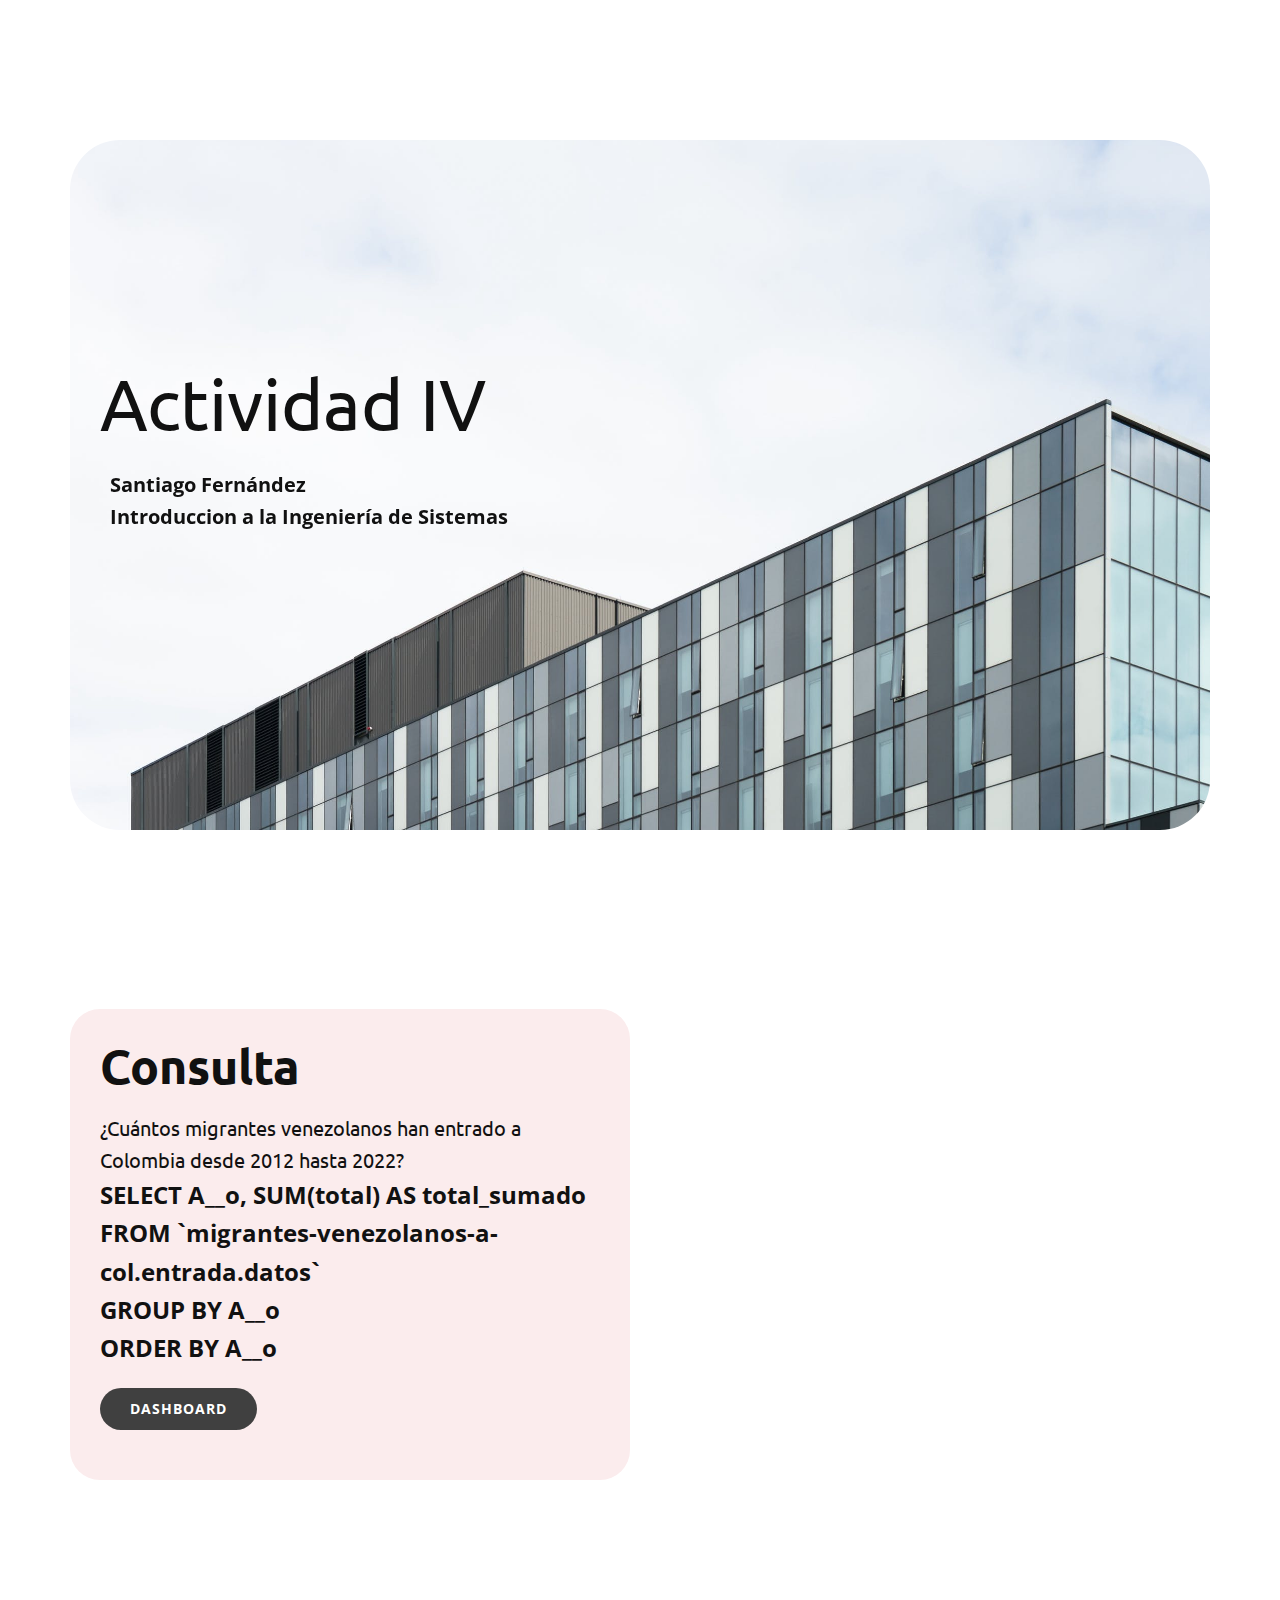
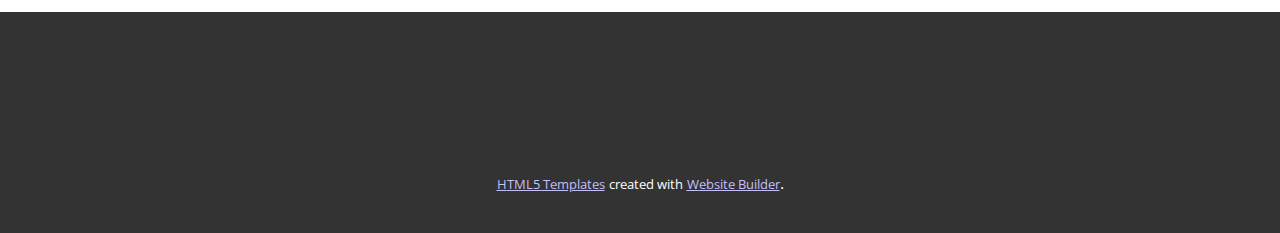
<file: index.html>
<!DOCTYPE html>
<html style="font-size: 16px;" lang="es"><head>
    <meta name="viewport" content="width=device-width, initial-scale=1.0">
    <meta charset="utf-8">
    <meta name="keywords" content="Contact, ​We’d love to hear from you, ​Visit Our Office">
    <meta name="description" content="">
    <title>Página</title>
    <link rel="stylesheet" href="nicepage.css" media="screen">
<link rel="stylesheet" href="Página.css" media="screen">
    <script class="u-script" type="text/javascript" src="jquery.js" defer=""></script>
    <script class="u-script" type="text/javascript" src="nicepage.js" defer=""></script>
    <meta name="generator" content="Nicepage 5.9.10, nicepage.com">
    <link id="u-theme-google-font" rel="stylesheet" href="https://fonts.googleapis.com/css?family=Roboto:100,100i,300,300i,400,400i,500,500i,700,700i,900,900i|Open+Sans:300,300i,400,400i,500,500i,600,600i,700,700i,800,800i">
    <link id="u-page-google-font" rel="stylesheet" href="https://fonts.googleapis.com/css?family=Ubuntu:300,300i,400,400i,500,500i,700,700i">
    
    
    
    <script type="application/ld+json">{
		"@context": "http://schema.org",
		"@type": "Organization",
		"name": ""
}</script>
    <meta name="theme-color" content="#6f66ee">
    <meta property="og:title" content="Página">
    <meta property="og:type" content="website">
  <meta data-intl-tel-input-cdn-path="intlTelInput/"></head>
  <body data-home-page="Página.html" data-home-page-title="Página" class="u-body u-xl-mode" data-lang="es"><header class="u-clearfix u-container-align-left u-header u-header" id="sec-6772"><div class="u-clearfix u-sheet u-sheet-1"></div></header>
    <section class="u-clearfix u-section-1" id="sec-f8e2">
      <div class="u-clearfix u-sheet u-sheet-1">
        <div class="u-container-style u-expanded-width u-group u-image u-radius-50 u-shape-round u-image-1" data-image-width="2250" data-image-height="1500" data-animation-name="customAnimationIn" data-animation-duration="2000">
          <div class="u-container-layout u-container-layout-1">
            <h1 class="u-text u-text-1">Actividad IV</h1>
            <p class="u-text u-text-2">
              <span style="font-size: 1.25rem;">Santiago Fernández&nbsp;</span>
              <br>
              <span style="font-size: 1.25rem;">Introduccion a la Ingeniería de Sistemas</span>
            </p>
          </div>
        </div>
      </div>
    </section>
    <section class="u-clearfix u-section-2" id="sec-abe2">
      <div class="u-clearfix u-sheet u-sheet-1">
        <div class="u-clearfix u-expanded-width u-gutter-20 u-layout-wrap u-layout-wrap-1">
          <div class="u-layout">
            <div class="u-layout-row">
              <div class="u-container-style u-layout-cell u-palette-2-light-3 u-radius-40 u-shape-round u-size-30 u-layout-cell-1">
                <div class="u-container-layout u-container-layout-1">
                  <h2 class="u-text u-text-default u-text-1"> Consulta</h2>
                  <p class="u-custom-font u-font-ubuntu u-text u-text-2"> ¿Cuántos migrantes venezolanos han entrado a Colombia desde 2012 hasta 2022?</p>
                  <p class="u-text u-text-3"> SELECT A__o, SUM(total) AS total_sumado<br>FROM `migrantes-venezolanos-a-col.entrada.datos`<br>GROUP BY A__o<br>ORDER BY A__o
                  </p>
                  <a href="https://lookerstudio.google.com/u/0/reporting/c6a123e8-69cd-46e6-8bf8-b796d2b7e16b/page/MgWQD" class="u-border-none u-btn u-button-style u-grey-75 u-hover-grey-90 u-radius-50 u-btn-1">DASHBOARD<span style="font-weight: 400;"></span>
                  </a>
                </div>
              </div>
              <div class="u-container-style u-layout-cell u-palette-2-light-3 u-radius-40 u-size-30 u-layout-cell-2" data-animation-name="customAnimationIn" data-animation-duration="2000">
                <div class="u-container-layout u-container-layout-2">
                  <img class="u-expanded-width u-image u-image-default u-image-1" src="images/GettyImages-1241204318.jpg" alt="" data-image-width="5160" data-image-height="3433">
                </div>
              </div>
            </div>
          </div>
        </div>
      </div>
    </section>
    
    
    <footer class="u-align-center u-clearfix u-footer u-grey-80 u-footer" id="sec-6200"><div class="u-clearfix u-sheet u-sheet-1"></div></footer>
    <section class="u-backlink u-clearfix u-grey-80">
      <a class="u-link" href="https://nicepage.com/html5-template" target="_blank">
        <span>HTML5 Templates</span>
      </a>
      <p class="u-text">
        <span>created with</span>
      </p>
      <a class="u-link" href="https://nicepage.cloud" target="_blank">
        <span>Website Builder</span>
      </a>. 
    </section>
  
</body></html>
</file>
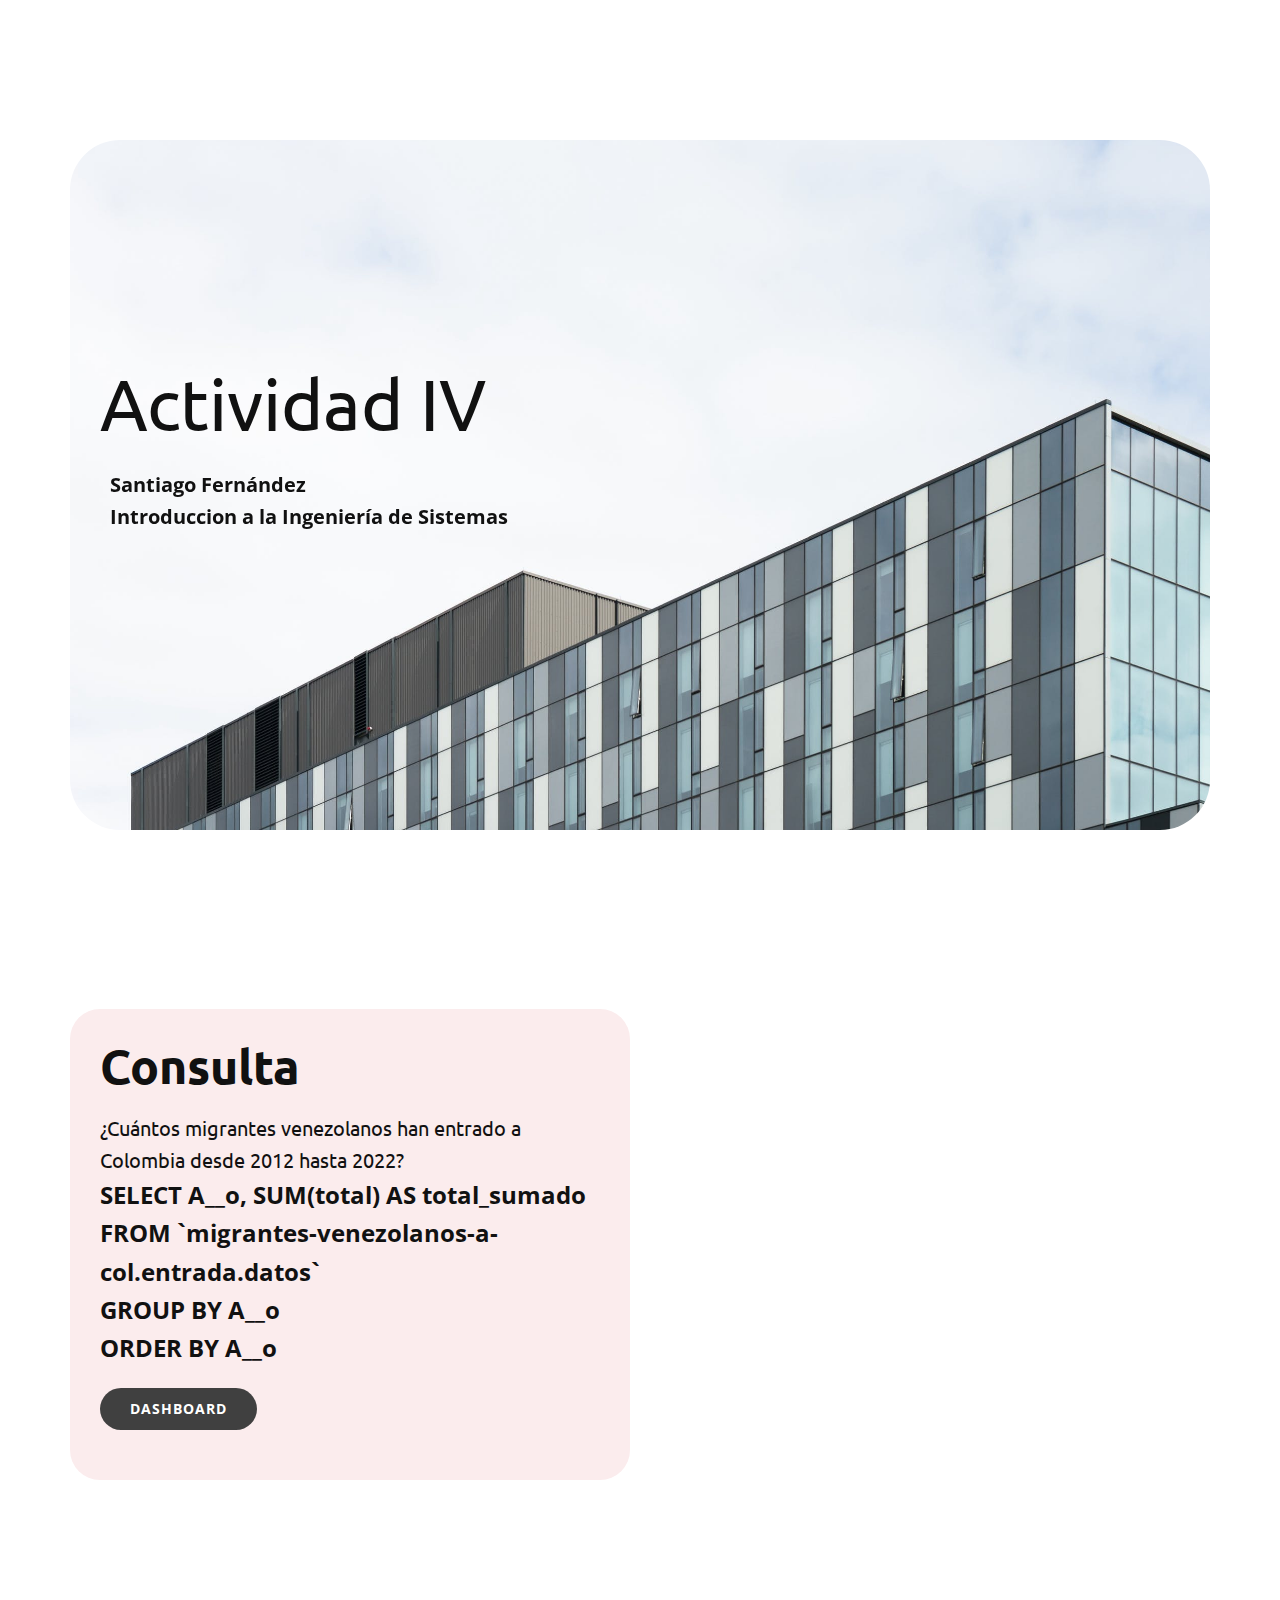
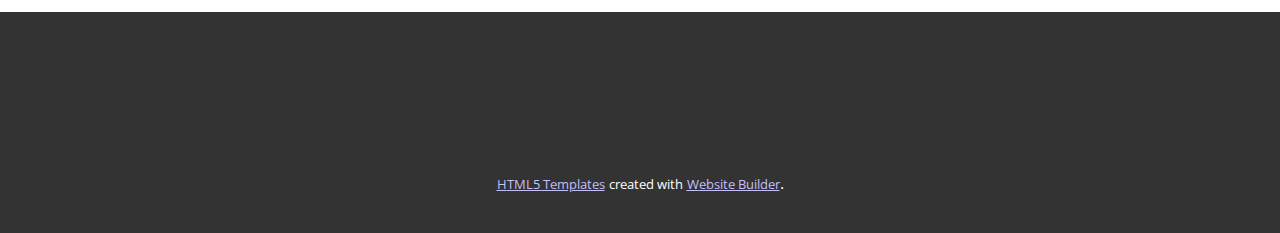
<file: Página.html>
<!DOCTYPE html>
<html style="font-size: 16px;" lang="es"><head>
    <meta name="viewport" content="width=device-width, initial-scale=1.0">
    <meta charset="utf-8">
    <meta name="keywords" content="Contact, ​We’d love to hear from you, ​Visit Our Office">
    <meta name="description" content="">
    <title>Página</title>
    <link rel="stylesheet" href="nicepage.css" media="screen">
<link rel="stylesheet" href="Página.css" media="screen">
    <script class="u-script" type="text/javascript" src="jquery.js" defer=""></script>
    <script class="u-script" type="text/javascript" src="nicepage.js" defer=""></script>
    <meta name="generator" content="Nicepage 5.9.10, nicepage.com">
    <link id="u-theme-google-font" rel="stylesheet" href="https://fonts.googleapis.com/css?family=Roboto:100,100i,300,300i,400,400i,500,500i,700,700i,900,900i|Open+Sans:300,300i,400,400i,500,500i,600,600i,700,700i,800,800i">
    <link id="u-page-google-font" rel="stylesheet" href="https://fonts.googleapis.com/css?family=Ubuntu:300,300i,400,400i,500,500i,700,700i">
    
    
    
    <script type="application/ld+json">{
		"@context": "http://schema.org",
		"@type": "Organization",
		"name": ""
}</script>
    <meta name="theme-color" content="#6f66ee">
    <meta property="og:title" content="Página">
    <meta property="og:type" content="website">
  <meta data-intl-tel-input-cdn-path="intlTelInput/"></head>
  <body class="u-body u-xl-mode" data-lang="es"><header class="u-clearfix u-container-align-left u-header u-header" id="sec-6772"><div class="u-clearfix u-sheet u-sheet-1"></div></header>
    <section class="u-clearfix u-section-1" id="sec-f8e2">
      <div class="u-clearfix u-sheet u-sheet-1">
        <div class="u-container-style u-expanded-width u-group u-image u-radius-50 u-shape-round u-image-1" data-image-width="2250" data-image-height="1500" data-animation-name="customAnimationIn" data-animation-duration="2000">
          <div class="u-container-layout u-container-layout-1">
            <h1 class="u-text u-text-1">Actividad IV</h1>
            <p class="u-text u-text-2">
              <span style="font-size: 1.25rem;">Santiago Fernández&nbsp;</span>
              <br>
              <span style="font-size: 1.25rem;">Introduccion a la Ingeniería de Sistemas</span>
            </p>
          </div>
        </div>
      </div>
    </section>
    <section class="u-clearfix u-section-2" id="sec-abe2">
      <div class="u-clearfix u-sheet u-sheet-1">
        <div class="u-clearfix u-expanded-width u-gutter-20 u-layout-wrap u-layout-wrap-1">
          <div class="u-layout">
            <div class="u-layout-row">
              <div class="u-container-style u-layout-cell u-palette-2-light-3 u-radius-40 u-shape-round u-size-30 u-layout-cell-1">
                <div class="u-container-layout u-container-layout-1">
                  <h2 class="u-text u-text-default u-text-1"> Consulta</h2>
                  <p class="u-custom-font u-font-ubuntu u-text u-text-2"> ¿Cuántos migrantes venezolanos han entrado a Colombia desde 2012 hasta 2022?</p>
                  <p class="u-text u-text-3"> SELECT A__o, SUM(total) AS total_sumado<br>FROM `migrantes-venezolanos-a-col.entrada.datos`<br>GROUP BY A__o<br>ORDER BY A__o
                  </p>
                  <a href="https://lookerstudio.google.com/u/0/reporting/c6a123e8-69cd-46e6-8bf8-b796d2b7e16b/page/MgWQD" class="u-border-none u-btn u-button-style u-grey-75 u-hover-grey-90 u-radius-50 u-btn-1">DASHBOARD<span style="font-weight: 400;"></span>
                  </a>
                </div>
              </div>
              <div class="u-container-style u-layout-cell u-palette-2-light-3 u-radius-40 u-size-30 u-layout-cell-2" data-animation-name="customAnimationIn" data-animation-duration="2000">
                <div class="u-container-layout u-container-layout-2">
                  <img class="u-expanded-width u-image u-image-default u-image-1" src="images/GettyImages-1241204318.jpg" alt="" data-image-width="5160" data-image-height="3433">
                </div>
              </div>
            </div>
          </div>
        </div>
      </div>
    </section>
    
    
    <footer class="u-align-center u-clearfix u-footer u-grey-80 u-footer" id="sec-6200"><div class="u-clearfix u-sheet u-sheet-1"></div></footer>
    <section class="u-backlink u-clearfix u-grey-80">
      <a class="u-link" href="https://nicepage.com/html5-template" target="_blank">
        <span>HTML5 Templates</span>
      </a>
      <p class="u-text">
        <span>created with</span>
      </p>
      <a class="u-link" href="https://nicepage.cloud" target="_blank">
        <span>Website Builder</span>
      </a>. 
    </section>
  
</body></html>
</file>
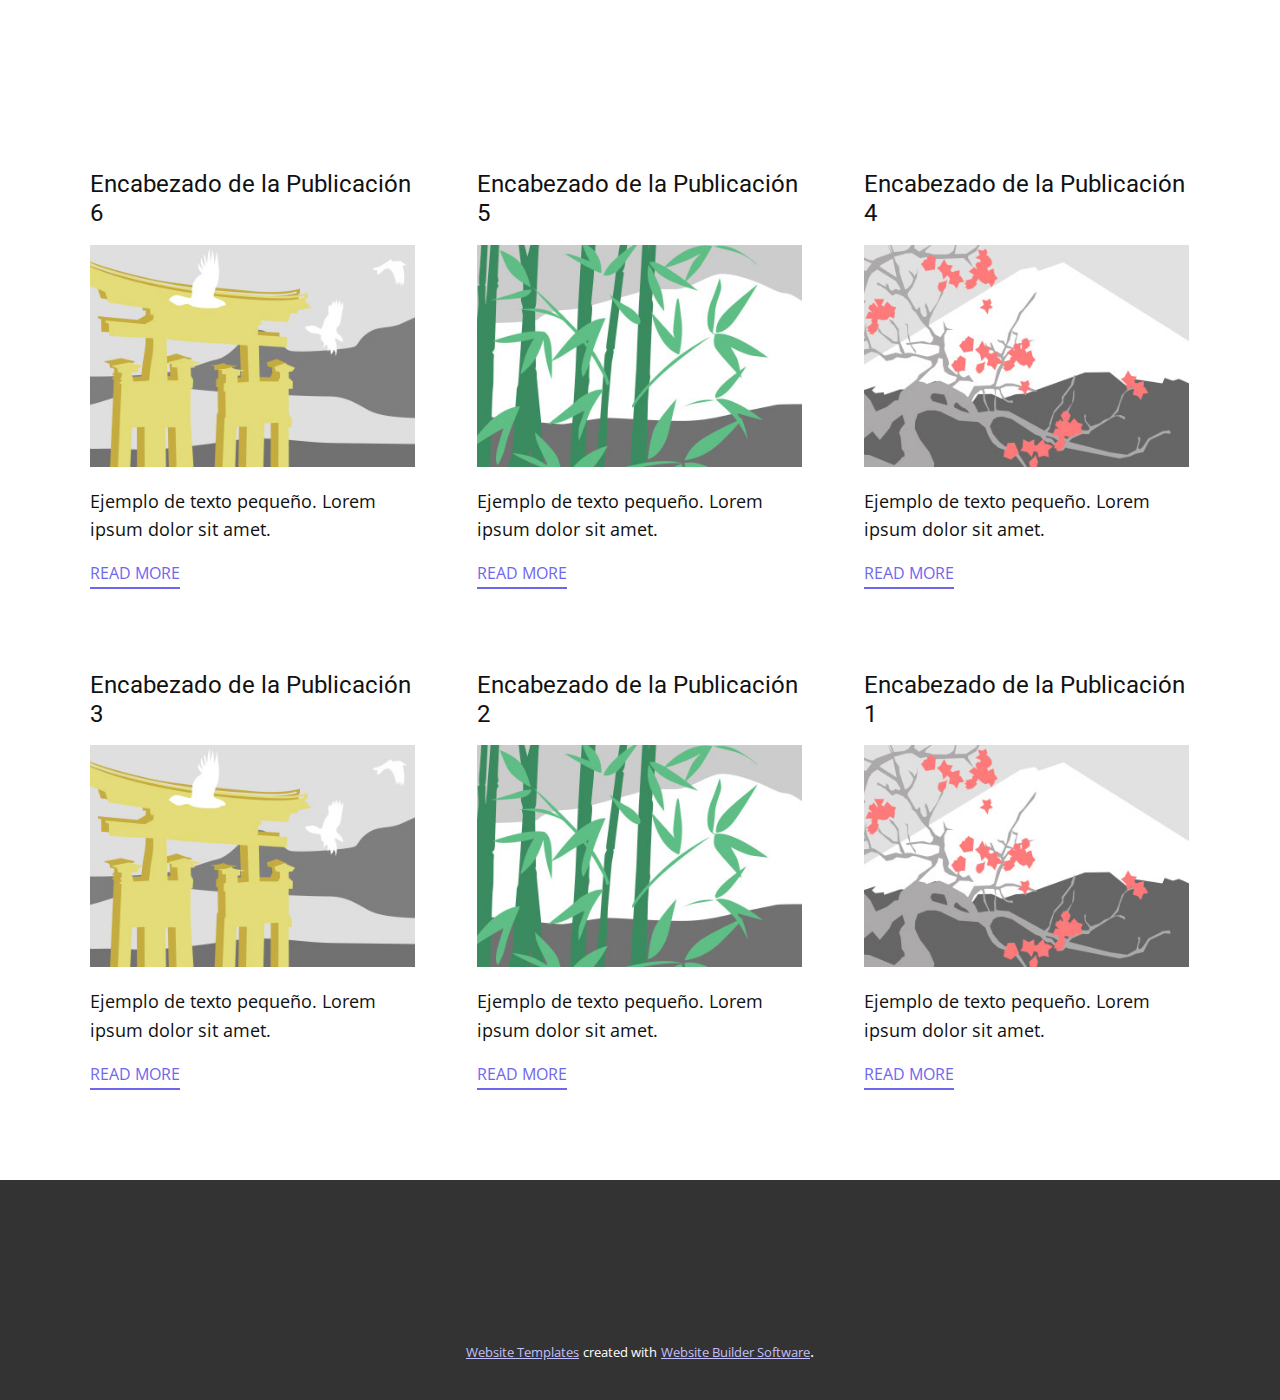
<file: blog/blog.html>
<!DOCTYPE html>
<html style="font-size: 16px;" lang="es"><head>
    <meta name="viewport" content="width=device-width, initial-scale=1.0">
    <meta charset="utf-8">
    <meta name="keywords" content="">
    <meta name="description" content="">
    <title>Blog Template</title>
    <link rel="stylesheet" href="../nicepage.css" media="screen">
<link rel="stylesheet" href="../Blog-Template.css" media="screen">
    <script class="u-script" type="text/javascript" src="../jquery.js" defer=""></script>
    <script class="u-script" type="text/javascript" src="../nicepage.js" defer=""></script>
    <meta name="generator" content="Nicepage 5.9.10, nicepage.com">
    <link id="u-theme-google-font" rel="stylesheet" href="https://fonts.googleapis.com/css?family=Roboto:100,100i,300,300i,400,400i,500,500i,700,700i,900,900i|Open+Sans:300,300i,400,400i,500,500i,600,600i,700,700i,800,800i">
    
    
    <script type="application/ld+json">{
		"@context": "http://schema.org",
		"@type": "Organization",
		"name": ""
}</script>
    <meta name="theme-color" content="#6f66ee">
  <meta data-intl-tel-input-cdn-path="intlTelInput/"></head>
  <body class="u-body u-xl-mode" data-lang="es"><header class="u-clearfix u-container-align-left u-header u-header" id="sec-6772"><div class="u-clearfix u-sheet u-sheet-1"></div></header>
    <section class="u-clearfix u-section-1" id="sec-0d45">
      <div class="u-clearfix u-sheet u-valign-middle u-sheet-1"><!--blog--><!--blog_options_json--><!--{"type":"Recent","source":"","tags":"","count":""}--><!--/blog_options_json-->
        <div class="u-blog u-expanded-width u-repeater u-repeater-1"><!--blog_post-->
          <div class="u-blog-post u-container-style u-repeater-item u-white u-repeater-item-1">
            <div class="u-container-layout u-similar-container u-valign-top u-container-layout-1"><!--blog_post_header-->
              <h4 class="u-blog-control u-text u-text-1">
                <a class="u-post-header-link" href="../blog/enviar-5.html">Encabezado de la Publicación 6</a>
              </h4><!--/blog_post_header--><!--blog_post_image-->
              <a class="u-post-header-link" href="../blog/enviar-5.html"><img alt="" class="u-blog-control u-expanded-width u-image u-image-default u-image-1" src="../images/8ad73f3c.jpeg"></a><!--/blog_post_image--><!--blog_post_content-->
              <div class="u-blog-control u-post-content u-text u-text-2 fr-view">Ejemplo de texto pequeño. Lorem ipsum dolor sit amet.</div><!--/blog_post_content--><!--blog_post_readmore-->
              <a href="../blog/enviar-5.html" class="u-blog-control u-border-2 u-border-palette-1-base u-btn u-btn-rectangle u-button-style u-none u-btn-1"><!--blog_post_readmore_content--><!--options_json--><!--{"content":"Read More","defaultValue":"Lee mas"}--><!--/options_json-->Read More<!--/blog_post_readmore_content--></a><!--/blog_post_readmore-->
            </div>
          </div><div class="u-blog-post u-container-style u-repeater-item u-video-cover u-white">
            <div class="u-container-layout u-similar-container u-valign-top u-container-layout-2"><!--blog_post_header-->
              <h4 class="u-blog-control u-text u-text-3">
                <a class="u-post-header-link" href="../blog/enviar-4.html">Encabezado de la Publicación 5</a>
              </h4><!--/blog_post_header--><!--blog_post_image-->
              <a class="u-post-header-link" href="../blog/enviar-4.html"><img alt="" class="u-blog-control u-expanded-width u-image u-image-default u-image-2" src="../images/68f64b9d.jpeg"></a><!--/blog_post_image--><!--blog_post_content-->
              <div class="u-blog-control u-post-content u-text u-text-4 fr-view">Ejemplo de texto pequeño. Lorem ipsum dolor sit amet.</div><!--/blog_post_content--><!--blog_post_readmore-->
              <a href="../blog/enviar-4.html" class="u-blog-control u-border-2 u-border-palette-1-base u-btn u-btn-rectangle u-button-style u-none u-btn-2"><!--blog_post_readmore_content--><!--options_json--><!--{"content":"Read More","defaultValue":"Lee mas"}--><!--/options_json-->Read More<!--/blog_post_readmore_content--></a><!--/blog_post_readmore-->
            </div>
          </div><div class="u-blog-post u-container-style u-repeater-item u-video-cover u-white">
            <div class="u-container-layout u-similar-container u-valign-top u-container-layout-3"><!--blog_post_header-->
              <h4 class="u-blog-control u-text u-text-5">
                <a class="u-post-header-link" href="../blog/enviar-3.html">Encabezado de la Publicación 4</a>
              </h4><!--/blog_post_header--><!--blog_post_image-->
              <a class="u-post-header-link" href="../blog/enviar-3.html"><img alt="" class="u-blog-control u-expanded-width u-image u-image-default u-image-3" src="../images/0fd3416c.jpeg"></a><!--/blog_post_image--><!--blog_post_content-->
              <div class="u-blog-control u-post-content u-text u-text-6 fr-view">Ejemplo de texto pequeño. Lorem ipsum dolor sit amet.</div><!--/blog_post_content--><!--blog_post_readmore-->
              <a href="../blog/enviar-3.html" class="u-blog-control u-border-2 u-border-palette-1-base u-btn u-btn-rectangle u-button-style u-none u-btn-3"><!--blog_post_readmore_content--><!--options_json--><!--{"content":"Read More","defaultValue":"Lee mas"}--><!--/options_json-->Read More<!--/blog_post_readmore_content--></a><!--/blog_post_readmore-->
            </div>
          </div><div class="u-blog-post u-container-style u-repeater-item u-white u-repeater-item-1">
            <div class="u-container-layout u-similar-container u-valign-top u-container-layout-1"><!--blog_post_header-->
              <h4 class="u-blog-control u-text u-text-1">
                <a class="u-post-header-link" href="../blog/enviar-2.html">Encabezado de la Publicación 3</a>
              </h4><!--/blog_post_header--><!--blog_post_image-->
              <a class="u-post-header-link" href="../blog/enviar-2.html"><img alt="" class="u-blog-control u-expanded-width u-image u-image-default u-image-1" src="../images/8ad73f3c.jpeg"></a><!--/blog_post_image--><!--blog_post_content-->
              <div class="u-blog-control u-post-content u-text u-text-2 fr-view">Ejemplo de texto pequeño. Lorem ipsum dolor sit amet.</div><!--/blog_post_content--><!--blog_post_readmore-->
              <a href="../blog/enviar-2.html" class="u-blog-control u-border-2 u-border-palette-1-base u-btn u-btn-rectangle u-button-style u-none u-btn-1"><!--blog_post_readmore_content--><!--options_json--><!--{"content":"Read More","defaultValue":"Lee mas"}--><!--/options_json-->Read More<!--/blog_post_readmore_content--></a><!--/blog_post_readmore-->
            </div>
          </div><div class="u-blog-post u-container-style u-repeater-item u-video-cover u-white">
            <div class="u-container-layout u-similar-container u-valign-top u-container-layout-2"><!--blog_post_header-->
              <h4 class="u-blog-control u-text u-text-3">
                <a class="u-post-header-link" href="../blog/enviar-1.html">Encabezado de la Publicación 2</a>
              </h4><!--/blog_post_header--><!--blog_post_image-->
              <a class="u-post-header-link" href="../blog/enviar-1.html"><img alt="" class="u-blog-control u-expanded-width u-image u-image-default u-image-2" src="../images/68f64b9d.jpeg"></a><!--/blog_post_image--><!--blog_post_content-->
              <div class="u-blog-control u-post-content u-text u-text-4 fr-view">Ejemplo de texto pequeño. Lorem ipsum dolor sit amet.</div><!--/blog_post_content--><!--blog_post_readmore-->
              <a href="../blog/enviar-1.html" class="u-blog-control u-border-2 u-border-palette-1-base u-btn u-btn-rectangle u-button-style u-none u-btn-2"><!--blog_post_readmore_content--><!--options_json--><!--{"content":"Read More","defaultValue":"Lee mas"}--><!--/options_json-->Read More<!--/blog_post_readmore_content--></a><!--/blog_post_readmore-->
            </div>
          </div><div class="u-blog-post u-container-style u-repeater-item u-video-cover u-white">
            <div class="u-container-layout u-similar-container u-valign-top u-container-layout-3"><!--blog_post_header-->
              <h4 class="u-blog-control u-text u-text-5">
                <a class="u-post-header-link" href="../blog/enviar.html">Encabezado de la Publicación 1</a>
              </h4><!--/blog_post_header--><!--blog_post_image-->
              <a class="u-post-header-link" href="../blog/enviar.html"><img alt="" class="u-blog-control u-expanded-width u-image u-image-default u-image-3" src="../images/0fd3416c.jpeg"></a><!--/blog_post_image--><!--blog_post_content-->
              <div class="u-blog-control u-post-content u-text u-text-6 fr-view">Ejemplo de texto pequeño. Lorem ipsum dolor sit amet.</div><!--/blog_post_content--><!--blog_post_readmore-->
              <a href="../blog/enviar.html" class="u-blog-control u-border-2 u-border-palette-1-base u-btn u-btn-rectangle u-button-style u-none u-btn-3"><!--blog_post_readmore_content--><!--options_json--><!--{"content":"Read More","defaultValue":"Lee mas"}--><!--/options_json-->Read More<!--/blog_post_readmore_content--></a><!--/blog_post_readmore-->
            </div>
          </div><!--/blog_post--><!--blog_post-->
          <!--/blog_post--><!--blog_post-->
          <!--/blog_post-->
        </div><!--/blog-->
      </div>
    </section>
    
    
    <footer class="u-align-center u-clearfix u-footer u-grey-80 u-footer" id="sec-6200"><div class="u-clearfix u-sheet u-sheet-1"></div></footer>
    <section class="u-backlink u-clearfix u-grey-80">
      <a class="u-link" href="https://nicepage.com/website-templates" target="_blank">
        <span>Website Templates</span>
      </a>
      <p class="u-text">
        <span>created with</span>
      </p>
      <a class="u-link" href="" target="_blank">
        <span>Website Builder Software</span>
      </a>. 
    </section>
  
</body></html>
</file>
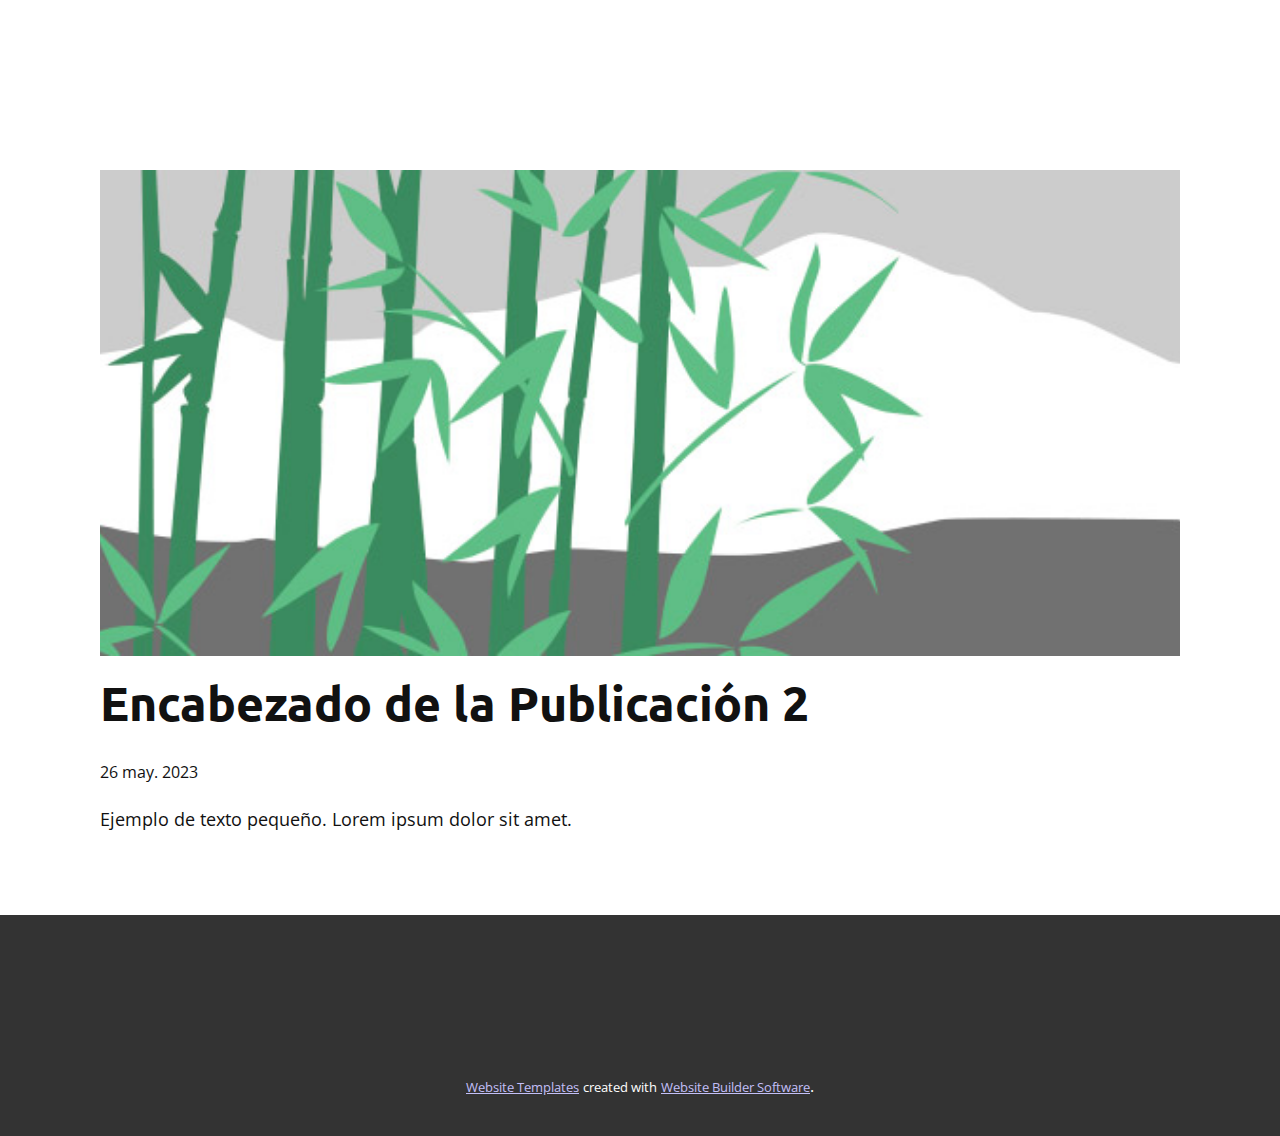
<file: blog/enviar-1.html>
<!DOCTYPE html>
<html style="font-size: 16px;" lang="es"><head>
    <meta name="viewport" content="width=device-width, initial-scale=1.0">
    <meta charset="utf-8">
    <meta name="keywords" content="Encabezado de la Publicación 1">
    <meta name="description" content="">
    <title>Encabezado de la Publicación 2</title>
    <link rel="stylesheet" href="../nicepage.css" media="screen">
<link rel="stylesheet" href="../Post-Template.css" media="screen">
    <script class="u-script" type="text/javascript" src="../jquery.js" defer=""></script>
    <script class="u-script" type="text/javascript" src="../nicepage.js" defer=""></script>
    <meta name="generator" content="Nicepage 5.9.10, nicepage.com">
    <link id="u-theme-google-font" rel="stylesheet" href="https://fonts.googleapis.com/css?family=Roboto:100,100i,300,300i,400,400i,500,500i,700,700i,900,900i|Open+Sans:300,300i,400,400i,500,500i,600,600i,700,700i,800,800i">
    <link id="u-page-google-font" rel="stylesheet" href="https://fonts.googleapis.com/css?family=Ubuntu:300,300i,400,400i,500,500i,700,700i">
    
    
    <script type="application/ld+json">{
		"@context": "http://schema.org",
		"@type": "Organization",
		"name": ""
}</script>
    <meta name="theme-color" content="#6f66ee">
  <meta data-intl-tel-input-cdn-path="intlTelInput/"></head>
  <body class="u-body u-xl-mode" data-lang="es"><header class="u-clearfix u-container-align-left u-header u-header" id="sec-6772"><div class="u-clearfix u-sheet u-sheet-1"></div></header>
    <section class="u-align-center u-clearfix u-section-1" id="sec-36bb">
      <div class="u-clearfix u-sheet u-valign-middle-md u-valign-middle-sm u-valign-middle-xs u-sheet-1"><!--post_details--><!--post_details_options_json--><!--{"source":""}--><!--/post_details_options_json--><!--blog_post-->
        <div class="u-container-style u-expanded-width u-post-details u-post-details-1">
          <div class="u-container-layout u-valign-middle u-container-layout-1"><!--blog_post_image-->
            <img alt="" class="u-blog-control u-expanded-width u-image u-image-default u-image-1" src="../images/68f64b9d.jpeg"><!--/blog_post_image--><!--blog_post_header-->
            <h2 class="u-blog-control u-text u-text-1">Encabezado de la Publicación 2</h2><!--/blog_post_header--><!--blog_post_metadata-->
            <div class="u-blog-control u-metadata u-metadata-1"><!--blog_post_metadata_date-->
              <span class="u-meta-date u-meta-icon">26 may. 2023</span><!--/blog_post_metadata_date--><!--blog_post_metadata_category-->
              <!--/blog_post_metadata_category--><!--blog_post_metadata_comments-->
              <!--/blog_post_metadata_comments-->
            </div><!--/blog_post_metadata--><!--blog_post_content-->
            <div class="u-align-justify u-blog-control u-post-content u-text u-text-2 fr-view">
  Ejemplo de texto pequeño. Lorem ipsum dolor sit amet.
  </div><!--/blog_post_content-->
          </div>
        </div><!--/blog_post--><!--/post_details-->
      </div>
    </section>
    
    
    <footer class="u-align-center u-clearfix u-footer u-grey-80 u-footer" id="sec-6200"><div class="u-clearfix u-sheet u-sheet-1"></div></footer>
    <section class="u-backlink u-clearfix u-grey-80">
      <a class="u-link" href="https://nicepage.com/website-templates" target="_blank">
        <span>Website Templates</span>
      </a>
      <p class="u-text">
        <span>created with</span>
      </p>
      <a class="u-link" href="" target="_blank">
        <span>Website Builder Software</span>
      </a>. 
    </section>
  
</body></html>
</file>
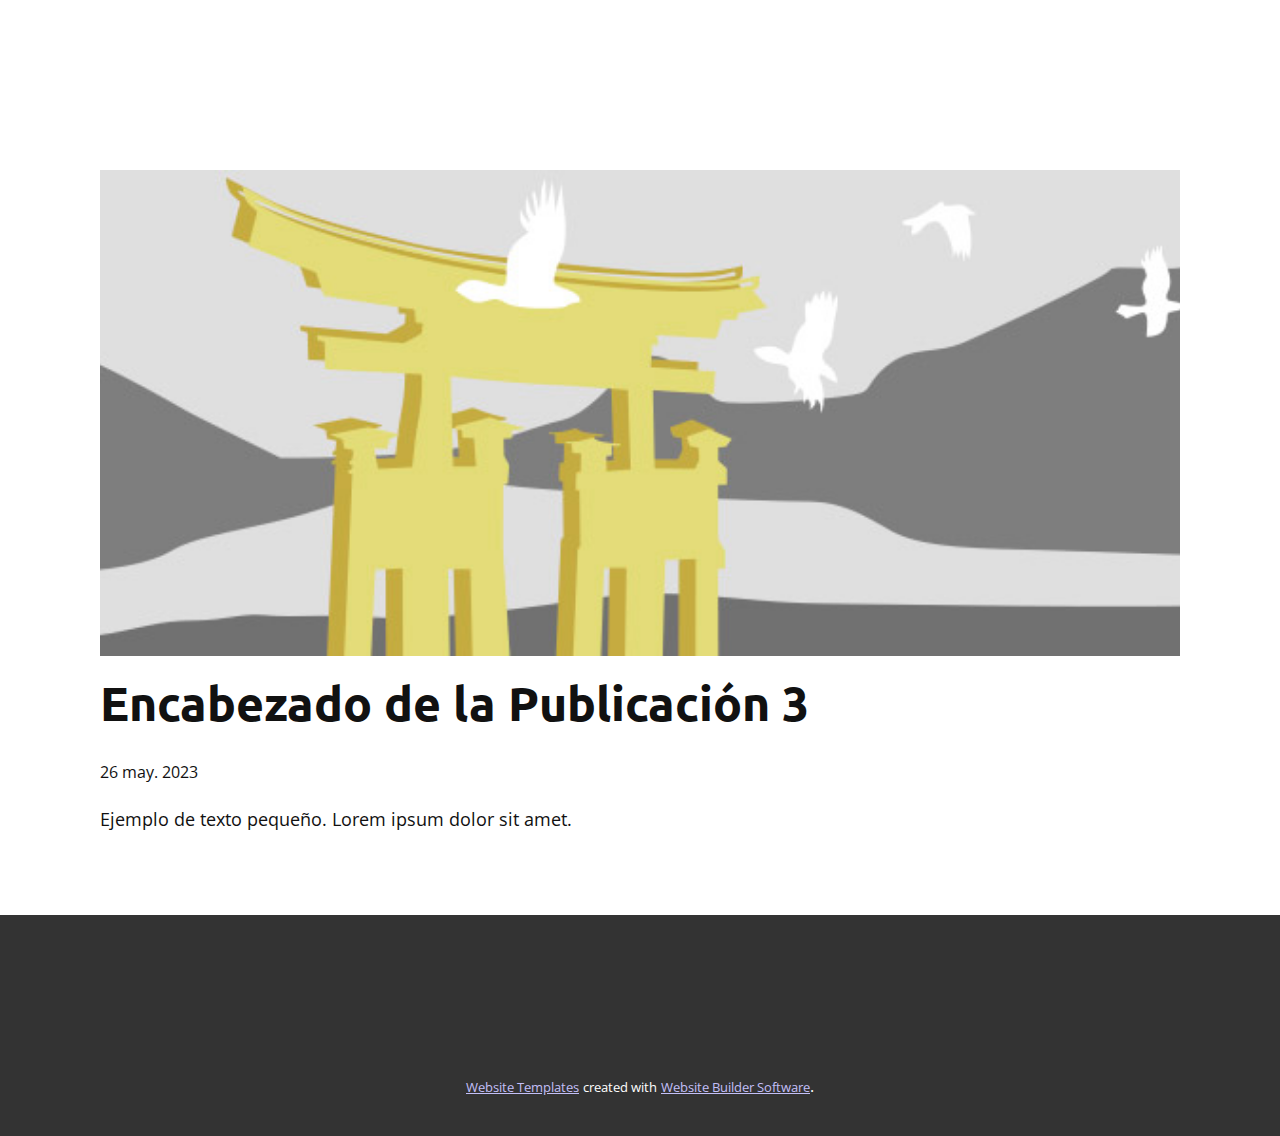
<file: blog/enviar-2.html>
<!DOCTYPE html>
<html style="font-size: 16px;" lang="es"><head>
    <meta name="viewport" content="width=device-width, initial-scale=1.0">
    <meta charset="utf-8">
    <meta name="keywords" content="Encabezado de la Publicación 1">
    <meta name="description" content="">
    <title>Encabezado de la Publicación 3</title>
    <link rel="stylesheet" href="../nicepage.css" media="screen">
<link rel="stylesheet" href="../Post-Template.css" media="screen">
    <script class="u-script" type="text/javascript" src="../jquery.js" defer=""></script>
    <script class="u-script" type="text/javascript" src="../nicepage.js" defer=""></script>
    <meta name="generator" content="Nicepage 5.9.10, nicepage.com">
    <link id="u-theme-google-font" rel="stylesheet" href="https://fonts.googleapis.com/css?family=Roboto:100,100i,300,300i,400,400i,500,500i,700,700i,900,900i|Open+Sans:300,300i,400,400i,500,500i,600,600i,700,700i,800,800i">
    <link id="u-page-google-font" rel="stylesheet" href="https://fonts.googleapis.com/css?family=Ubuntu:300,300i,400,400i,500,500i,700,700i">
    
    
    <script type="application/ld+json">{
		"@context": "http://schema.org",
		"@type": "Organization",
		"name": ""
}</script>
    <meta name="theme-color" content="#6f66ee">
  <meta data-intl-tel-input-cdn-path="intlTelInput/"></head>
  <body class="u-body u-xl-mode" data-lang="es"><header class="u-clearfix u-container-align-left u-header u-header" id="sec-6772"><div class="u-clearfix u-sheet u-sheet-1"></div></header>
    <section class="u-align-center u-clearfix u-section-1" id="sec-36bb">
      <div class="u-clearfix u-sheet u-valign-middle-md u-valign-middle-sm u-valign-middle-xs u-sheet-1"><!--post_details--><!--post_details_options_json--><!--{"source":""}--><!--/post_details_options_json--><!--blog_post-->
        <div class="u-container-style u-expanded-width u-post-details u-post-details-1">
          <div class="u-container-layout u-valign-middle u-container-layout-1"><!--blog_post_image-->
            <img alt="" class="u-blog-control u-expanded-width u-image u-image-default u-image-1" src="../images/8ad73f3c.jpeg"><!--/blog_post_image--><!--blog_post_header-->
            <h2 class="u-blog-control u-text u-text-1">Encabezado de la Publicación 3</h2><!--/blog_post_header--><!--blog_post_metadata-->
            <div class="u-blog-control u-metadata u-metadata-1"><!--blog_post_metadata_date-->
              <span class="u-meta-date u-meta-icon">26 may. 2023</span><!--/blog_post_metadata_date--><!--blog_post_metadata_category-->
              <!--/blog_post_metadata_category--><!--blog_post_metadata_comments-->
              <!--/blog_post_metadata_comments-->
            </div><!--/blog_post_metadata--><!--blog_post_content-->
            <div class="u-align-justify u-blog-control u-post-content u-text u-text-2 fr-view">
  Ejemplo de texto pequeño. Lorem ipsum dolor sit amet.
  </div><!--/blog_post_content-->
          </div>
        </div><!--/blog_post--><!--/post_details-->
      </div>
    </section>
    
    
    <footer class="u-align-center u-clearfix u-footer u-grey-80 u-footer" id="sec-6200"><div class="u-clearfix u-sheet u-sheet-1"></div></footer>
    <section class="u-backlink u-clearfix u-grey-80">
      <a class="u-link" href="https://nicepage.com/website-templates" target="_blank">
        <span>Website Templates</span>
      </a>
      <p class="u-text">
        <span>created with</span>
      </p>
      <a class="u-link" href="" target="_blank">
        <span>Website Builder Software</span>
      </a>. 
    </section>
  
</body></html>
</file>
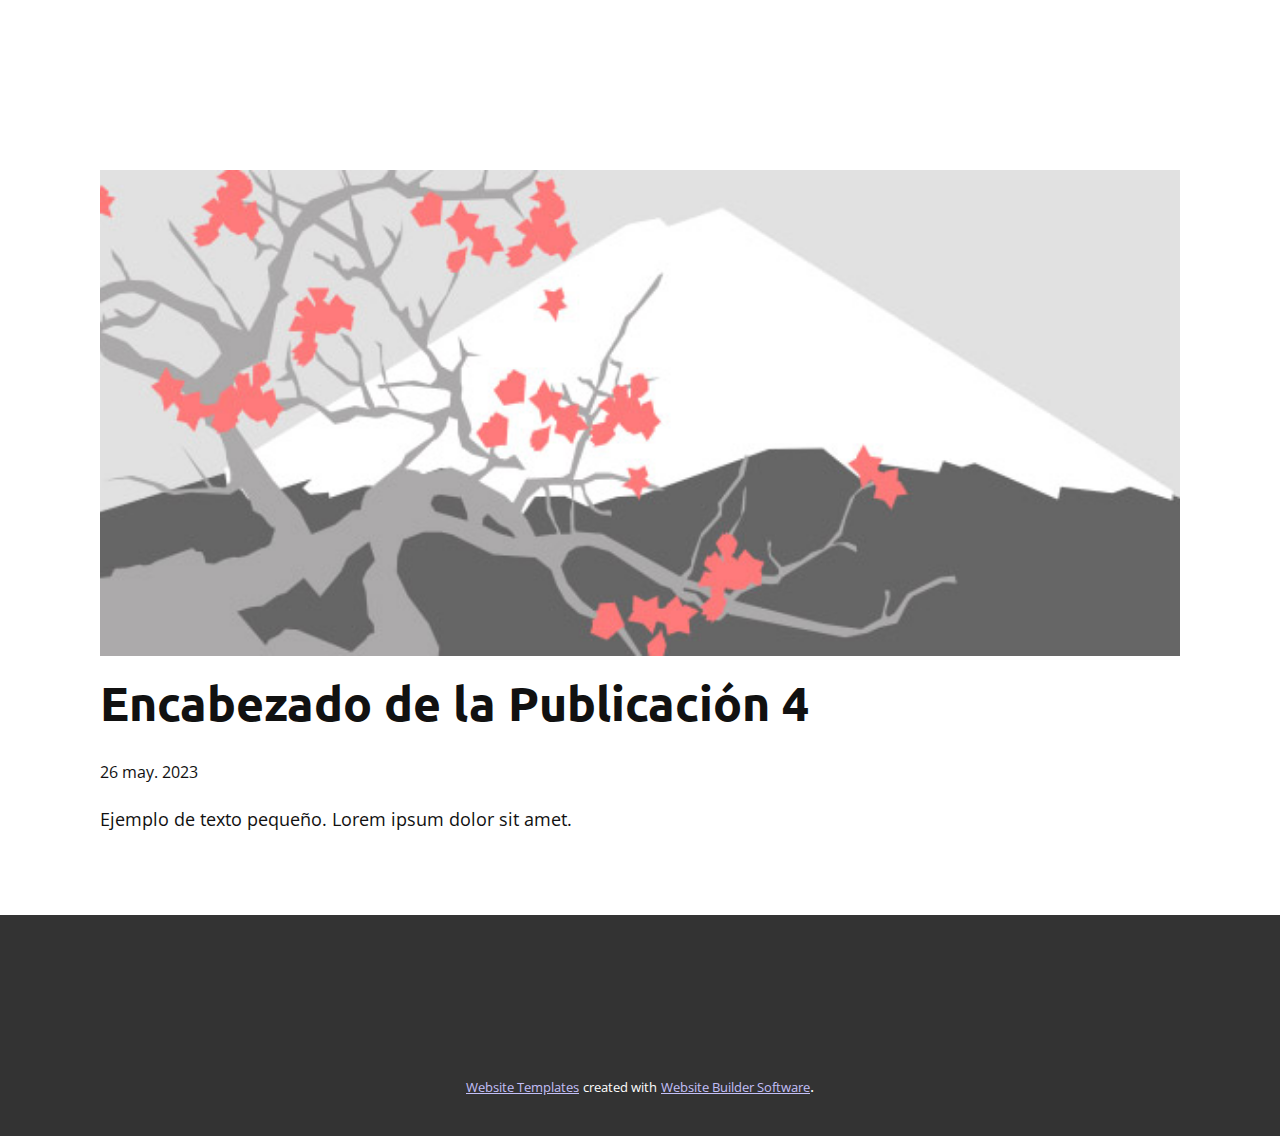
<file: blog/enviar-3.html>
<!DOCTYPE html>
<html style="font-size: 16px;" lang="es"><head>
    <meta name="viewport" content="width=device-width, initial-scale=1.0">
    <meta charset="utf-8">
    <meta name="keywords" content="Encabezado de la Publicación 1">
    <meta name="description" content="">
    <title>Encabezado de la Publicación 4</title>
    <link rel="stylesheet" href="../nicepage.css" media="screen">
<link rel="stylesheet" href="../Post-Template.css" media="screen">
    <script class="u-script" type="text/javascript" src="../jquery.js" defer=""></script>
    <script class="u-script" type="text/javascript" src="../nicepage.js" defer=""></script>
    <meta name="generator" content="Nicepage 5.9.10, nicepage.com">
    <link id="u-theme-google-font" rel="stylesheet" href="https://fonts.googleapis.com/css?family=Roboto:100,100i,300,300i,400,400i,500,500i,700,700i,900,900i|Open+Sans:300,300i,400,400i,500,500i,600,600i,700,700i,800,800i">
    <link id="u-page-google-font" rel="stylesheet" href="https://fonts.googleapis.com/css?family=Ubuntu:300,300i,400,400i,500,500i,700,700i">
    
    
    <script type="application/ld+json">{
		"@context": "http://schema.org",
		"@type": "Organization",
		"name": ""
}</script>
    <meta name="theme-color" content="#6f66ee">
  <meta data-intl-tel-input-cdn-path="intlTelInput/"></head>
  <body class="u-body u-xl-mode" data-lang="es"><header class="u-clearfix u-container-align-left u-header u-header" id="sec-6772"><div class="u-clearfix u-sheet u-sheet-1"></div></header>
    <section class="u-align-center u-clearfix u-section-1" id="sec-36bb">
      <div class="u-clearfix u-sheet u-valign-middle-md u-valign-middle-sm u-valign-middle-xs u-sheet-1"><!--post_details--><!--post_details_options_json--><!--{"source":""}--><!--/post_details_options_json--><!--blog_post-->
        <div class="u-container-style u-expanded-width u-post-details u-post-details-1">
          <div class="u-container-layout u-valign-middle u-container-layout-1"><!--blog_post_image-->
            <img alt="" class="u-blog-control u-expanded-width u-image u-image-default u-image-1" src="../images/0fd3416c.jpeg"><!--/blog_post_image--><!--blog_post_header-->
            <h2 class="u-blog-control u-text u-text-1">Encabezado de la Publicación 4</h2><!--/blog_post_header--><!--blog_post_metadata-->
            <div class="u-blog-control u-metadata u-metadata-1"><!--blog_post_metadata_date-->
              <span class="u-meta-date u-meta-icon">26 may. 2023</span><!--/blog_post_metadata_date--><!--blog_post_metadata_category-->
              <!--/blog_post_metadata_category--><!--blog_post_metadata_comments-->
              <!--/blog_post_metadata_comments-->
            </div><!--/blog_post_metadata--><!--blog_post_content-->
            <div class="u-align-justify u-blog-control u-post-content u-text u-text-2 fr-view">
  Ejemplo de texto pequeño. Lorem ipsum dolor sit amet.
  </div><!--/blog_post_content-->
          </div>
        </div><!--/blog_post--><!--/post_details-->
      </div>
    </section>
    
    
    <footer class="u-align-center u-clearfix u-footer u-grey-80 u-footer" id="sec-6200"><div class="u-clearfix u-sheet u-sheet-1"></div></footer>
    <section class="u-backlink u-clearfix u-grey-80">
      <a class="u-link" href="https://nicepage.com/website-templates" target="_blank">
        <span>Website Templates</span>
      </a>
      <p class="u-text">
        <span>created with</span>
      </p>
      <a class="u-link" href="" target="_blank">
        <span>Website Builder Software</span>
      </a>. 
    </section>
  
</body></html>
</file>
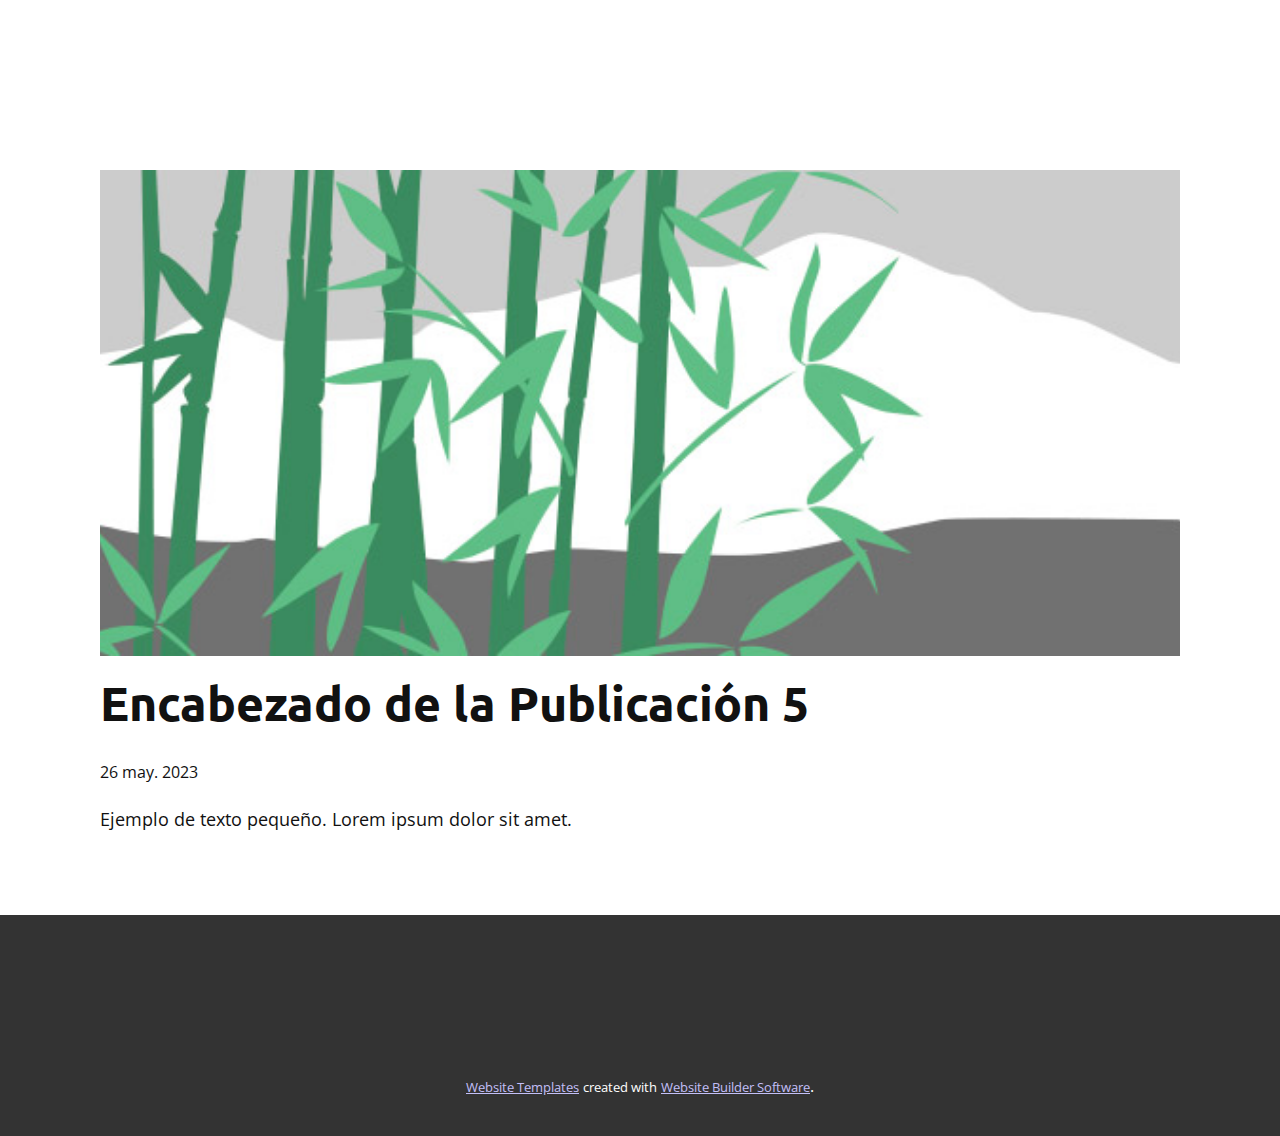
<file: blog/enviar-4.html>
<!DOCTYPE html>
<html style="font-size: 16px;" lang="es"><head>
    <meta name="viewport" content="width=device-width, initial-scale=1.0">
    <meta charset="utf-8">
    <meta name="keywords" content="Encabezado de la Publicación 1">
    <meta name="description" content="">
    <title>Encabezado de la Publicación 5</title>
    <link rel="stylesheet" href="../nicepage.css" media="screen">
<link rel="stylesheet" href="../Post-Template.css" media="screen">
    <script class="u-script" type="text/javascript" src="../jquery.js" defer=""></script>
    <script class="u-script" type="text/javascript" src="../nicepage.js" defer=""></script>
    <meta name="generator" content="Nicepage 5.9.10, nicepage.com">
    <link id="u-theme-google-font" rel="stylesheet" href="https://fonts.googleapis.com/css?family=Roboto:100,100i,300,300i,400,400i,500,500i,700,700i,900,900i|Open+Sans:300,300i,400,400i,500,500i,600,600i,700,700i,800,800i">
    <link id="u-page-google-font" rel="stylesheet" href="https://fonts.googleapis.com/css?family=Ubuntu:300,300i,400,400i,500,500i,700,700i">
    
    
    <script type="application/ld+json">{
		"@context": "http://schema.org",
		"@type": "Organization",
		"name": ""
}</script>
    <meta name="theme-color" content="#6f66ee">
  <meta data-intl-tel-input-cdn-path="intlTelInput/"></head>
  <body class="u-body u-xl-mode" data-lang="es"><header class="u-clearfix u-container-align-left u-header u-header" id="sec-6772"><div class="u-clearfix u-sheet u-sheet-1"></div></header>
    <section class="u-align-center u-clearfix u-section-1" id="sec-36bb">
      <div class="u-clearfix u-sheet u-valign-middle-md u-valign-middle-sm u-valign-middle-xs u-sheet-1"><!--post_details--><!--post_details_options_json--><!--{"source":""}--><!--/post_details_options_json--><!--blog_post-->
        <div class="u-container-style u-expanded-width u-post-details u-post-details-1">
          <div class="u-container-layout u-valign-middle u-container-layout-1"><!--blog_post_image-->
            <img alt="" class="u-blog-control u-expanded-width u-image u-image-default u-image-1" src="../images/68f64b9d.jpeg"><!--/blog_post_image--><!--blog_post_header-->
            <h2 class="u-blog-control u-text u-text-1">Encabezado de la Publicación 5</h2><!--/blog_post_header--><!--blog_post_metadata-->
            <div class="u-blog-control u-metadata u-metadata-1"><!--blog_post_metadata_date-->
              <span class="u-meta-date u-meta-icon">26 may. 2023</span><!--/blog_post_metadata_date--><!--blog_post_metadata_category-->
              <!--/blog_post_metadata_category--><!--blog_post_metadata_comments-->
              <!--/blog_post_metadata_comments-->
            </div><!--/blog_post_metadata--><!--blog_post_content-->
            <div class="u-align-justify u-blog-control u-post-content u-text u-text-2 fr-view">
  Ejemplo de texto pequeño. Lorem ipsum dolor sit amet.
  </div><!--/blog_post_content-->
          </div>
        </div><!--/blog_post--><!--/post_details-->
      </div>
    </section>
    
    
    <footer class="u-align-center u-clearfix u-footer u-grey-80 u-footer" id="sec-6200"><div class="u-clearfix u-sheet u-sheet-1"></div></footer>
    <section class="u-backlink u-clearfix u-grey-80">
      <a class="u-link" href="https://nicepage.com/website-templates" target="_blank">
        <span>Website Templates</span>
      </a>
      <p class="u-text">
        <span>created with</span>
      </p>
      <a class="u-link" href="" target="_blank">
        <span>Website Builder Software</span>
      </a>. 
    </section>
  
</body></html>
</file>
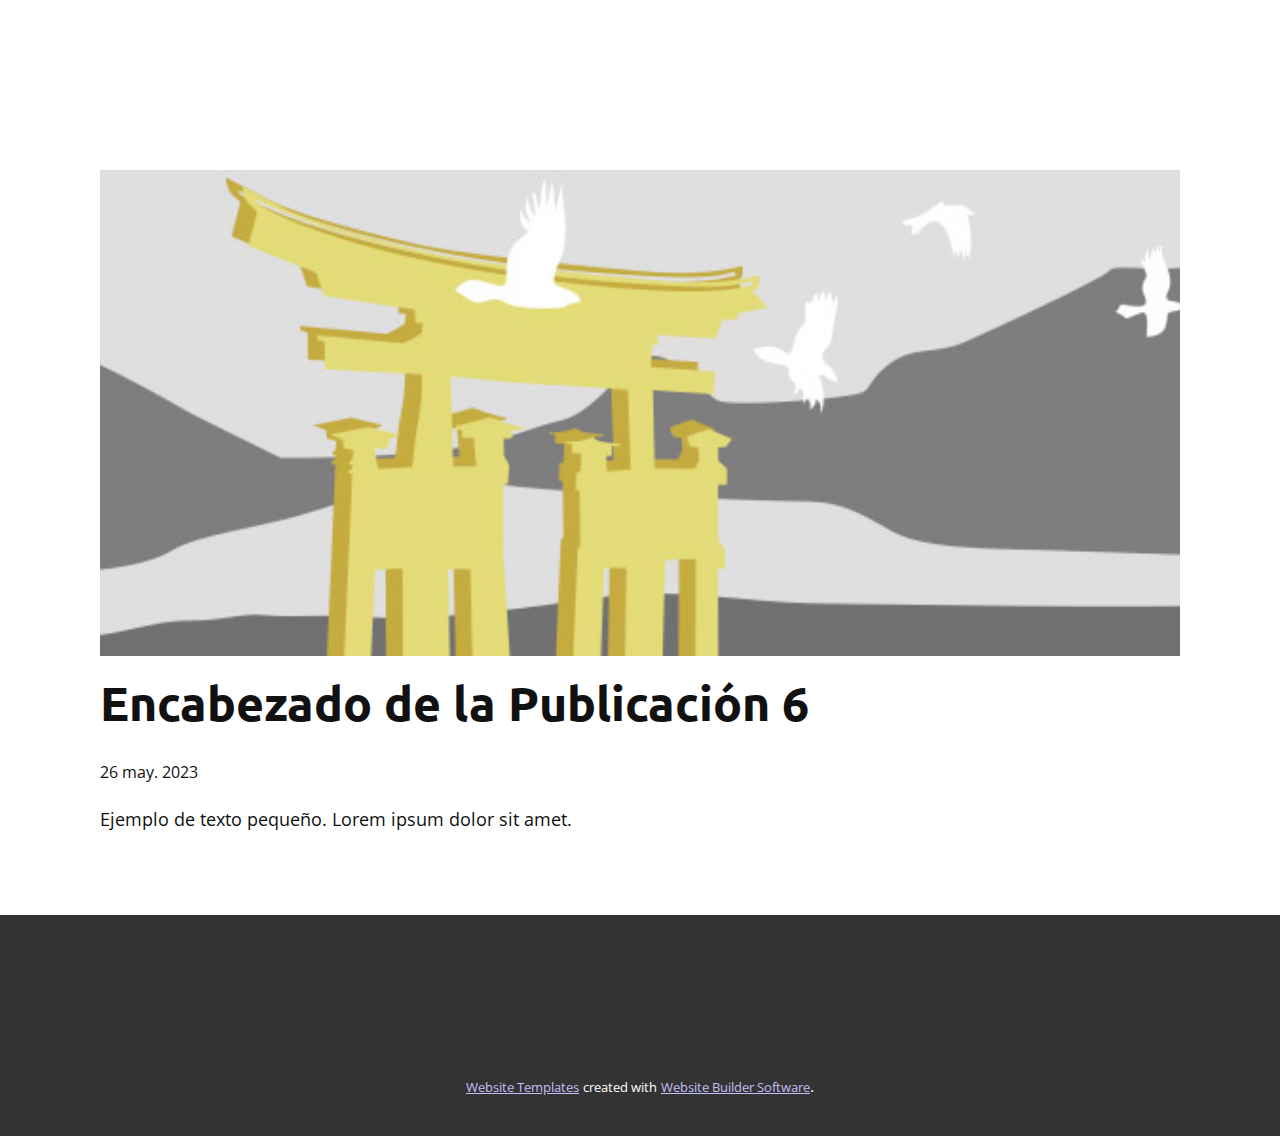
<file: blog/enviar-5.html>
<!DOCTYPE html>
<html style="font-size: 16px;" lang="es"><head>
    <meta name="viewport" content="width=device-width, initial-scale=1.0">
    <meta charset="utf-8">
    <meta name="keywords" content="Encabezado de la Publicación 1">
    <meta name="description" content="">
    <title>Encabezado de la Publicación 6</title>
    <link rel="stylesheet" href="../nicepage.css" media="screen">
<link rel="stylesheet" href="../Post-Template.css" media="screen">
    <script class="u-script" type="text/javascript" src="../jquery.js" defer=""></script>
    <script class="u-script" type="text/javascript" src="../nicepage.js" defer=""></script>
    <meta name="generator" content="Nicepage 5.9.10, nicepage.com">
    <link id="u-theme-google-font" rel="stylesheet" href="https://fonts.googleapis.com/css?family=Roboto:100,100i,300,300i,400,400i,500,500i,700,700i,900,900i|Open+Sans:300,300i,400,400i,500,500i,600,600i,700,700i,800,800i">
    <link id="u-page-google-font" rel="stylesheet" href="https://fonts.googleapis.com/css?family=Ubuntu:300,300i,400,400i,500,500i,700,700i">
    
    
    <script type="application/ld+json">{
		"@context": "http://schema.org",
		"@type": "Organization",
		"name": ""
}</script>
    <meta name="theme-color" content="#6f66ee">
  <meta data-intl-tel-input-cdn-path="intlTelInput/"></head>
  <body class="u-body u-xl-mode" data-lang="es"><header class="u-clearfix u-container-align-left u-header u-header" id="sec-6772"><div class="u-clearfix u-sheet u-sheet-1"></div></header>
    <section class="u-align-center u-clearfix u-section-1" id="sec-36bb">
      <div class="u-clearfix u-sheet u-valign-middle-md u-valign-middle-sm u-valign-middle-xs u-sheet-1"><!--post_details--><!--post_details_options_json--><!--{"source":""}--><!--/post_details_options_json--><!--blog_post-->
        <div class="u-container-style u-expanded-width u-post-details u-post-details-1">
          <div class="u-container-layout u-valign-middle u-container-layout-1"><!--blog_post_image-->
            <img alt="" class="u-blog-control u-expanded-width u-image u-image-default u-image-1" src="../images/8ad73f3c.jpeg"><!--/blog_post_image--><!--blog_post_header-->
            <h2 class="u-blog-control u-text u-text-1">Encabezado de la Publicación 6</h2><!--/blog_post_header--><!--blog_post_metadata-->
            <div class="u-blog-control u-metadata u-metadata-1"><!--blog_post_metadata_date-->
              <span class="u-meta-date u-meta-icon">26 may. 2023</span><!--/blog_post_metadata_date--><!--blog_post_metadata_category-->
              <!--/blog_post_metadata_category--><!--blog_post_metadata_comments-->
              <!--/blog_post_metadata_comments-->
            </div><!--/blog_post_metadata--><!--blog_post_content-->
            <div class="u-align-justify u-blog-control u-post-content u-text u-text-2 fr-view">
  Ejemplo de texto pequeño. Lorem ipsum dolor sit amet.
  </div><!--/blog_post_content-->
          </div>
        </div><!--/blog_post--><!--/post_details-->
      </div>
    </section>
    
    
    <footer class="u-align-center u-clearfix u-footer u-grey-80 u-footer" id="sec-6200"><div class="u-clearfix u-sheet u-sheet-1"></div></footer>
    <section class="u-backlink u-clearfix u-grey-80">
      <a class="u-link" href="https://nicepage.com/website-templates" target="_blank">
        <span>Website Templates</span>
      </a>
      <p class="u-text">
        <span>created with</span>
      </p>
      <a class="u-link" href="" target="_blank">
        <span>Website Builder Software</span>
      </a>. 
    </section>
  
</body></html>
</file>
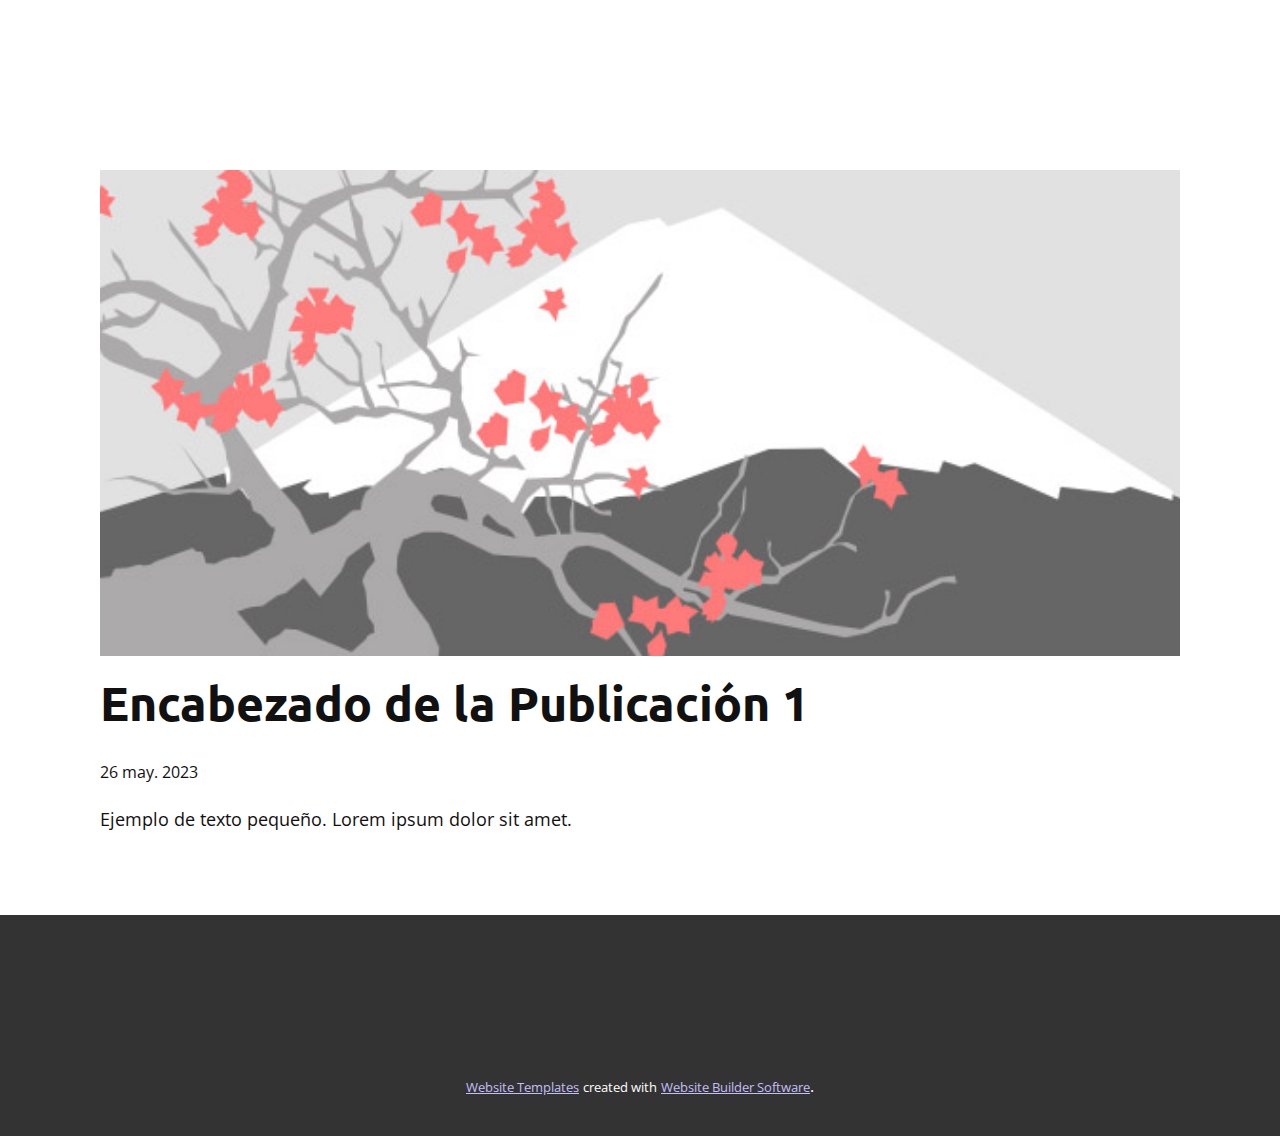
<file: blog/enviar.html>
<!DOCTYPE html>
<html style="font-size: 16px;" lang="es"><head>
    <meta name="viewport" content="width=device-width, initial-scale=1.0">
    <meta charset="utf-8">
    <meta name="keywords" content="Encabezado de la Publicación 1">
    <meta name="description" content="">
    <title>Encabezado de la Publicación 1</title>
    <link rel="stylesheet" href="../nicepage.css" media="screen">
<link rel="stylesheet" href="../Post-Template.css" media="screen">
    <script class="u-script" type="text/javascript" src="../jquery.js" defer=""></script>
    <script class="u-script" type="text/javascript" src="../nicepage.js" defer=""></script>
    <meta name="generator" content="Nicepage 5.9.10, nicepage.com">
    <link id="u-theme-google-font" rel="stylesheet" href="https://fonts.googleapis.com/css?family=Roboto:100,100i,300,300i,400,400i,500,500i,700,700i,900,900i|Open+Sans:300,300i,400,400i,500,500i,600,600i,700,700i,800,800i">
    <link id="u-page-google-font" rel="stylesheet" href="https://fonts.googleapis.com/css?family=Ubuntu:300,300i,400,400i,500,500i,700,700i">
    
    
    <script type="application/ld+json">{
		"@context": "http://schema.org",
		"@type": "Organization",
		"name": ""
}</script>
    <meta name="theme-color" content="#6f66ee">
  <meta data-intl-tel-input-cdn-path="intlTelInput/"></head>
  <body class="u-body u-xl-mode" data-lang="es"><header class="u-clearfix u-container-align-left u-header u-header" id="sec-6772"><div class="u-clearfix u-sheet u-sheet-1"></div></header>
    <section class="u-align-center u-clearfix u-section-1" id="sec-36bb">
      <div class="u-clearfix u-sheet u-valign-middle-md u-valign-middle-sm u-valign-middle-xs u-sheet-1"><!--post_details--><!--post_details_options_json--><!--{"source":""}--><!--/post_details_options_json--><!--blog_post-->
        <div class="u-container-style u-expanded-width u-post-details u-post-details-1">
          <div class="u-container-layout u-valign-middle u-container-layout-1"><!--blog_post_image-->
            <img alt="" class="u-blog-control u-expanded-width u-image u-image-default u-image-1" src="../images/0fd3416c.jpeg"><!--/blog_post_image--><!--blog_post_header-->
            <h2 class="u-blog-control u-text u-text-1">Encabezado de la Publicación 1</h2><!--/blog_post_header--><!--blog_post_metadata-->
            <div class="u-blog-control u-metadata u-metadata-1"><!--blog_post_metadata_date-->
              <span class="u-meta-date u-meta-icon">26 may. 2023</span><!--/blog_post_metadata_date--><!--blog_post_metadata_category-->
              <!--/blog_post_metadata_category--><!--blog_post_metadata_comments-->
              <!--/blog_post_metadata_comments-->
            </div><!--/blog_post_metadata--><!--blog_post_content-->
            <div class="u-align-justify u-blog-control u-post-content u-text u-text-2 fr-view">
  Ejemplo de texto pequeño. Lorem ipsum dolor sit amet.
  </div><!--/blog_post_content-->
          </div>
        </div><!--/blog_post--><!--/post_details-->
      </div>
    </section>
    
    
    <footer class="u-align-center u-clearfix u-footer u-grey-80 u-footer" id="sec-6200"><div class="u-clearfix u-sheet u-sheet-1"></div></footer>
    <section class="u-backlink u-clearfix u-grey-80">
      <a class="u-link" href="https://nicepage.com/website-templates" target="_blank">
        <span>Website Templates</span>
      </a>
      <p class="u-text">
        <span>created with</span>
      </p>
      <a class="u-link" href="" target="_blank">
        <span>Website Builder Software</span>
      </a>. 
    </section>
  
</body></html>
</file>
